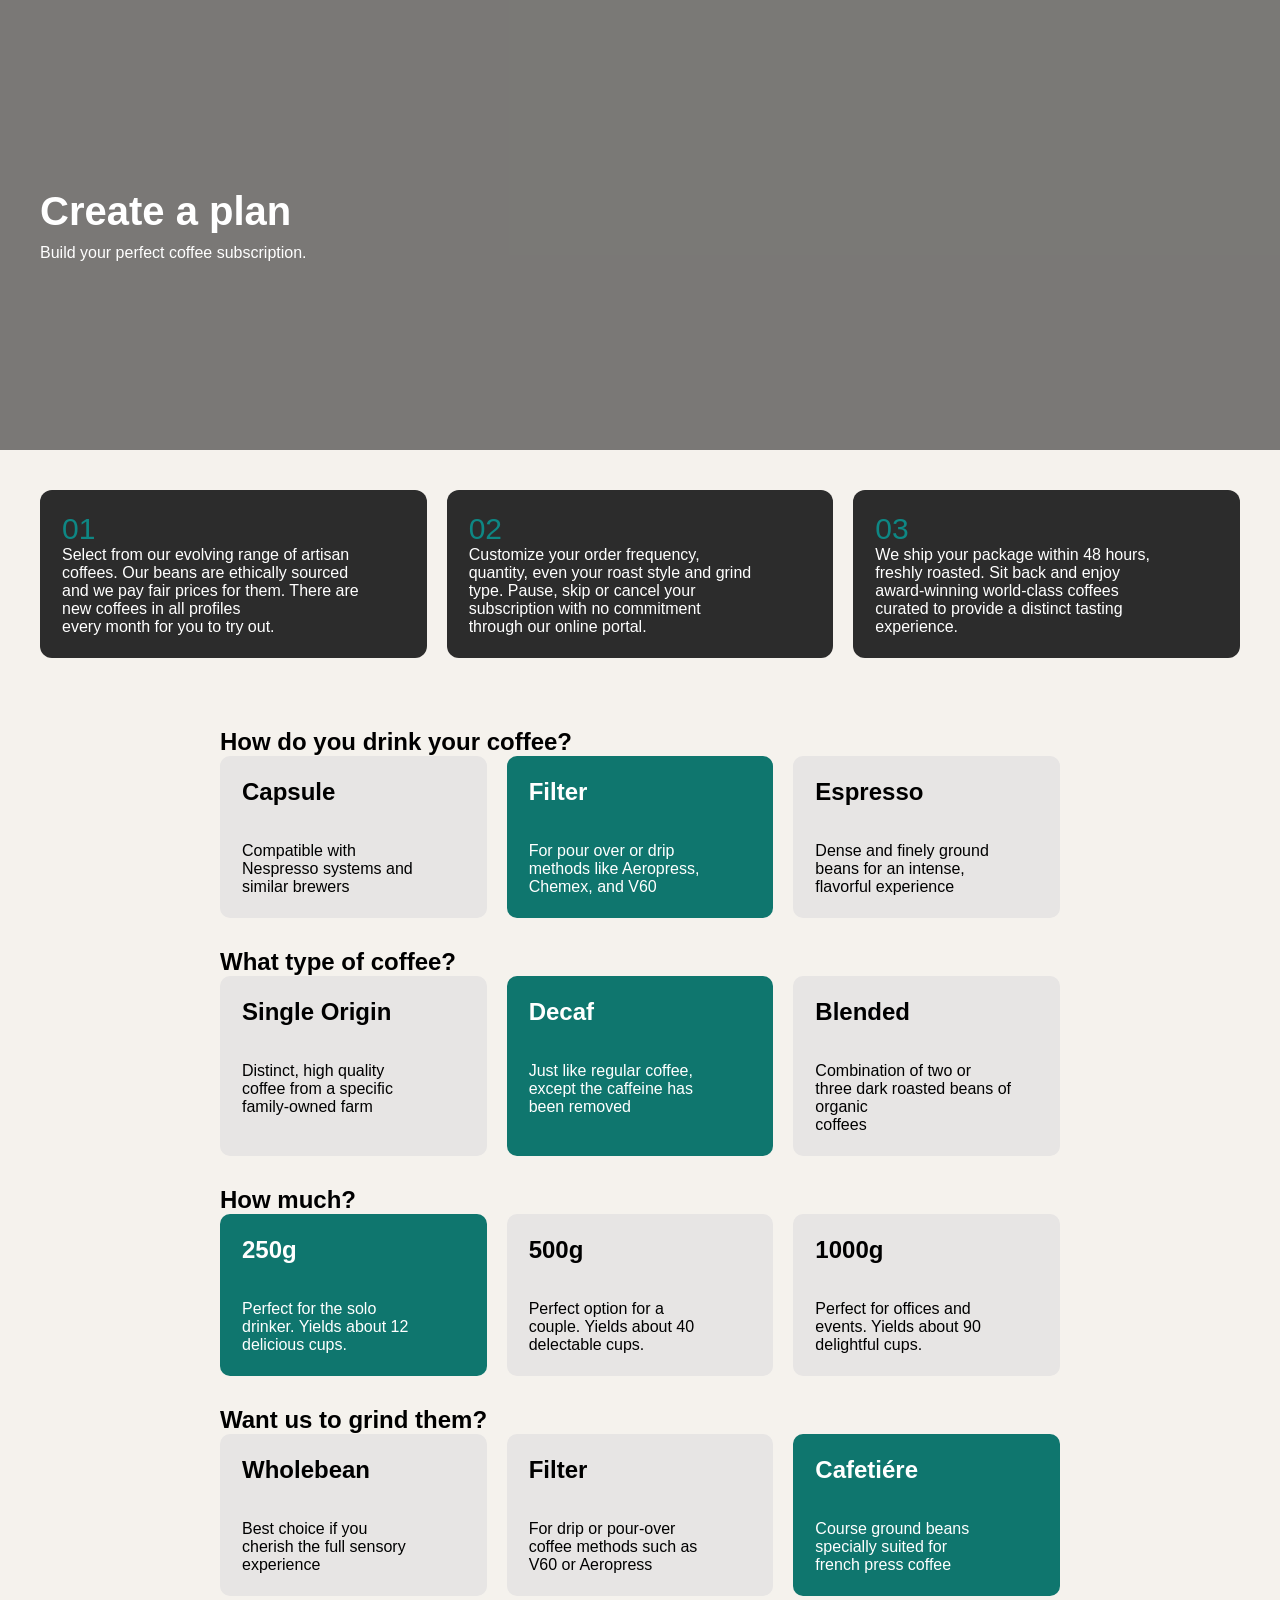
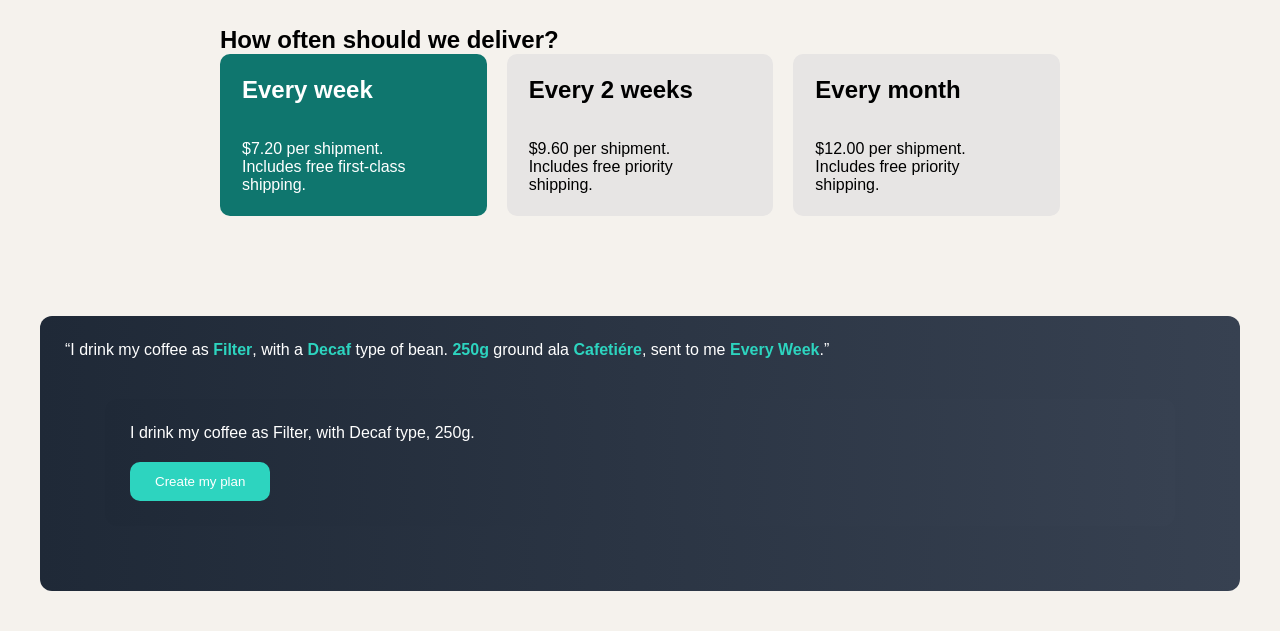
<file: index2.html>
<!DOCTYPE html>
<html lang="en">
<head>
<meta charset="UTF-8">
<meta name="viewport" content="width=device-width, initial-scale=1.0">
<title>Coffee Plan</title>

<link rel="stylesheet" href="/index2.css">
</head>

<body>

<section class="hero">
  <div class="hero__overlay"></div>
  <div class="hero__content">
    <h1 class="hero__title">Create a plan</h1>
    <p class="hero__text">Build your perfect coffee subscription.</p>
  </div>
</section>

<section class="steps">
  <div class="steps__card">
    <div class="steps__number">01</div>
    <p>Select from our evolving range of  artisan <br> coffees. Our beans are ethically sourced <br> and we pay fair prices for them. There are <br> new coffees in all profiles <br> 
every month for you to try out.</p>
  </div>
  <div class="steps__card">
    <div class="steps__number">02</div>
    <p>Customize your order frequency, <br> quantity, even your roast style and grind <br> type. Pause, skip or cancel your <br> subscription with no commitment <br> through our online portal.</p>
  </div>
  <div class="steps__card">
    <div class="steps__number">03</div>
    <p>We ship your package within 48 hours, <br> freshly roasted. Sit back and enjoy <br> award-winning world-class coffees <br> curated to provide a distinct tasting <br> experience.</p>
  </div>
</section>

<section class="preferences">

<div class="preferences__group">
  <h1>How do you drink your coffee?</h1>
  <div class="preferences__options">
    <div class="preferences__card"><h1>Capsule</h1> <br> <br> Compatible with <br> Nespresso systems and <br> similar brewers</div>
    <div class="preferences__card preferences__card--active"><h1>Filter</h1> <br> <br> For pour over or drip <br> methods like Aeropress, <br> Chemex, and V60</div>
    <div class="preferences__card"><h1>Espresso</h1> <br> <br> Dense and finely ground <br> beans for an intense, <br> flavorful experience</div>
  </div>
</div>

<div class="preferences__group">
  <h1>What type of coffee?</h1>
  <div class="preferences__options">
    <div class="preferences__card"><h1>Single Origin</h1> <br> <br>Distinct, high quality <br> coffee from a specific <br> family-owned farm</div>
    <div class="preferences__card preferences__card--active"><h1>Decaf</h1> <br> <br>Just like regular coffee, <br> except the caffeine has <br> been removed</div>
    <div class="preferences__card"><h1>Blended</h1> <br> <br>Combination of two or <br> three dark roasted  beans of organic <br> coffees</div>
  </div>
</div>

<div class="preferences__group">
  <h1>How much?</h1>
  <div class="preferences__options">
    <div class="preferences__card preferences__card--active"><h1>250g</h1> <br> <br>Perfect for the solo <br> drinker. Yields about 12 <br> delicious cups.</div>
    <div class="preferences__card"><h1>500g</h1> <br> <br>Perfect option for a <br> couple. Yields about 40 <br> delectable cups.</div>
    <div class="preferences__card"><h1>1000g</h1> <br> <br> Perfect for offices and <br> events. Yields about 90 <br> delightful cups.</div>
  </div>
</div>
<div class="preferences__group">
  <h1>Want us to grind them?</h1>
  <div class="preferences__options">
    <div class="preferences__card"><h1>Wholebean</h1> <br> <br> Best choice if you <br> cherish the full sensory <br> experience </div>
    <div class="preferences__card"><h1>Filter</h1> <br> <br>  For drip or pour-over <br> coffee methods such as <br> V60 or Aeropress</div>
    <div class="preferences__card preferences__card--active"><h1>Cafetiére</h1> <br> <br>  Course ground beans <br> specially suited for <br> french press coffee</div>
  </div>
</div>

<div class="preferences__group">
  <h1>How often should we deliver?</h1>
  <div class="preferences__options">
    <div class="preferences__card preferences__card--active"><h1>Every week</h1> <br> <br>$7.20 per shipment. <br> Includes free first-class <br> shipping.</div>
    <div class="preferences__card"><h1>Every 2 weeks</h1> <br> <br>$9.60 per shipment. <br> Includes free priority <br> shipping.</div>
    <div class="preferences__card"><h1>Every month</h1> <br> <br>$12.00 per shipment. <br> Includes free priority <br> shipping.</div>
  </div>
</div>

</section>

<!-- 🔥 YANGI SUMMARY -->
<div class="summary">
  <p class="summary__title"></p>
  <p>
                “I drink my coffee as <span>Filter</span>, with a 
    <span>Decaf</span> type of bean. 
    <span>250g</span> ground ala 
    <span>Cafetiére</span>, sent to me 
    <span>Every Week</span>.”
  </p>
</section>

<div class="summary">
  <p>
    I drink my coffee as Filter, with Decaf type, 250g.
  </p>
  <button class="summary__btn">Create my plan</button>
</div>


</body>
</html>
</file>
<file: index2.css>
:root {
  --dark: #2c2c2c;
  --beige: #f5f2ed;
  --green: #0e8784;
}

* {
  margin: 0;
  padding: 0;
  box-sizing: border-box;
}

body {
  font-family: Arial, sans-serif;
  background: var(--beige);
}

/* HERO */
.hero {
  background: url("https://images.unsplash.com/photo-1509042239860-f550ce710b93") center/cover;
  height: 450px;
  display: flex;
  align-items: center;
  padding: 40px;
  color: white;
  position: relative;
}

.hero__overlay {
  position: absolute;
  inset: 0;
  background: rgba(0,0,0,0.5);
}

.hero__content {
  position: relative;
}

.hero__title {
  font-size: 40px;
}

.hero__text {
  margin-top: 10px;
}

/* STEPS */
.steps {
  display: flex;
  gap: 20px;
  padding: 40px;
}

.steps__card {
  background: var(--dark);
  color: white;
  padding: 20px;
  border-radius: 12px;
  border: 2px solid transparent;
  flex: 1;
}

.steps__number {
  font-size: 30px;
  color: var(--green);
}

/* PREFERENCES */
.preferences {
  max-width: 900px;
  margin: auto;
  padding: 30px;
}

.preferences__group {
  margin-bottom: 25px;
  cursor: pointer;
}

.preferences__options {
  display: flex;
  gap: 15px;
}

.preferences__card {
  flex: 1;
  padding: 15px;
  background: white;
  border-radius: 12px;
  border: 2px solid transparent;
}

/* ACTIVE (faqat statik) */
.preferences__card--active {
  background: var(--green);
  color: white;
}

/* SUMMARY */
.summary {
  margin: 30px;
  background: var(--dark);
  color: white;
  padding: 20px;
  border-radius: 12px;
}

.summary__btn {
  background: var(--green);
  color: white;
  padding: 10px 20px;
  border: none;
  border-radius: 8px;
  margin-top: 10px;
}
/* NEW SECTIONS */
.preferences__card {
  background: #e7e5e4;
  padding: 20px;
  border-radius: 10px;
  cursor: pointer;
  transition: 0.3s;
  flex: 1;
}

.preferences__options {
  display: flex;
  gap: 20px;
  margin-bottom: 30px;
}

.preferences__card--active {
  background: #0f766e;
  color: white;
}

.preferences__card:hover {
  transform: translateY(-5px);
}

/* SUMMARY */
.summary {
  background: linear-gradient(to right, #1f2937, #374151);
  color: white;
  padding: 25px;
  border-radius: 12px;
  margin: 40px;
}

.summary__title {
  font-size: 12px;
  opacity: 0.7;
  margin-left: -50px;
}

.summary span {
  color: #2dd4bf;
  font-weight: bold;
}

.summary__btn {
  margin-top: 20px;
  padding: 12px 25px;
  background: #2dd4bf;
  border: none;
  border-radius: 10px;
  color: white;
  cursor: pointer;
}
</file>
